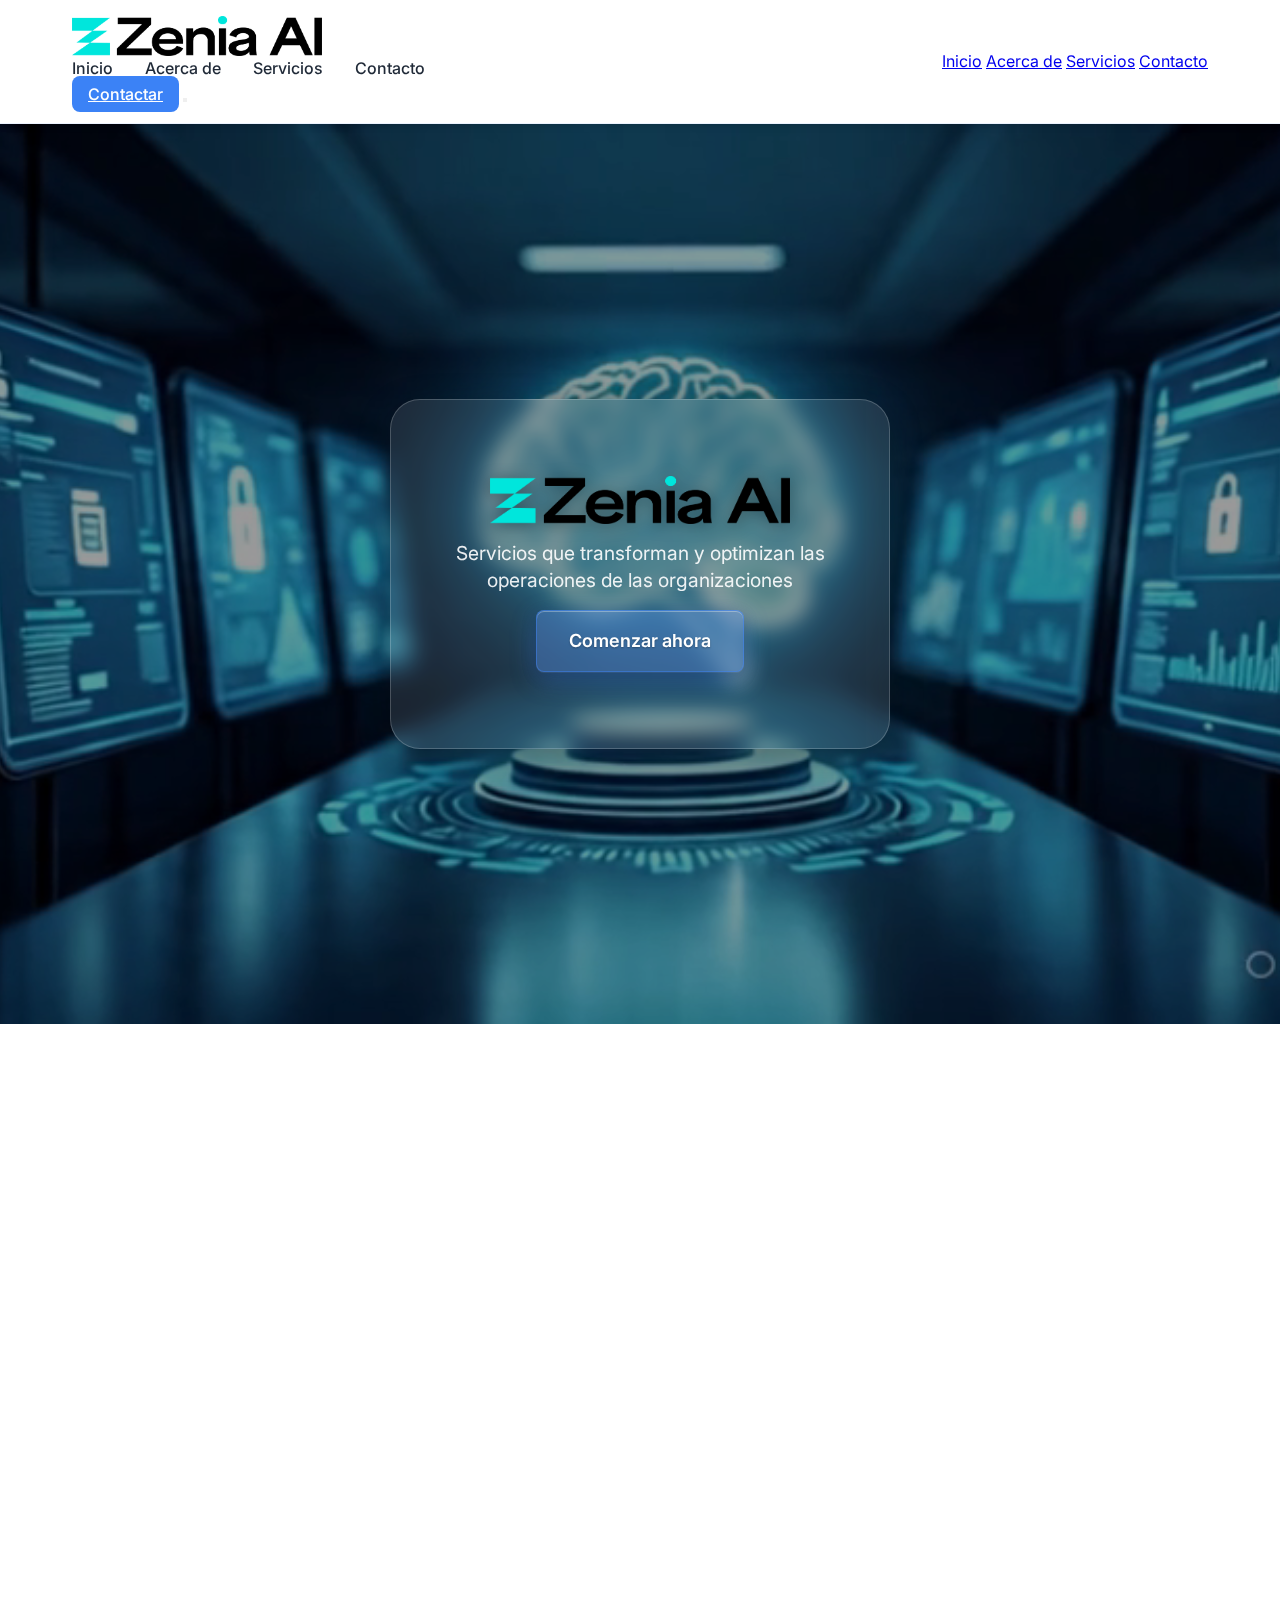
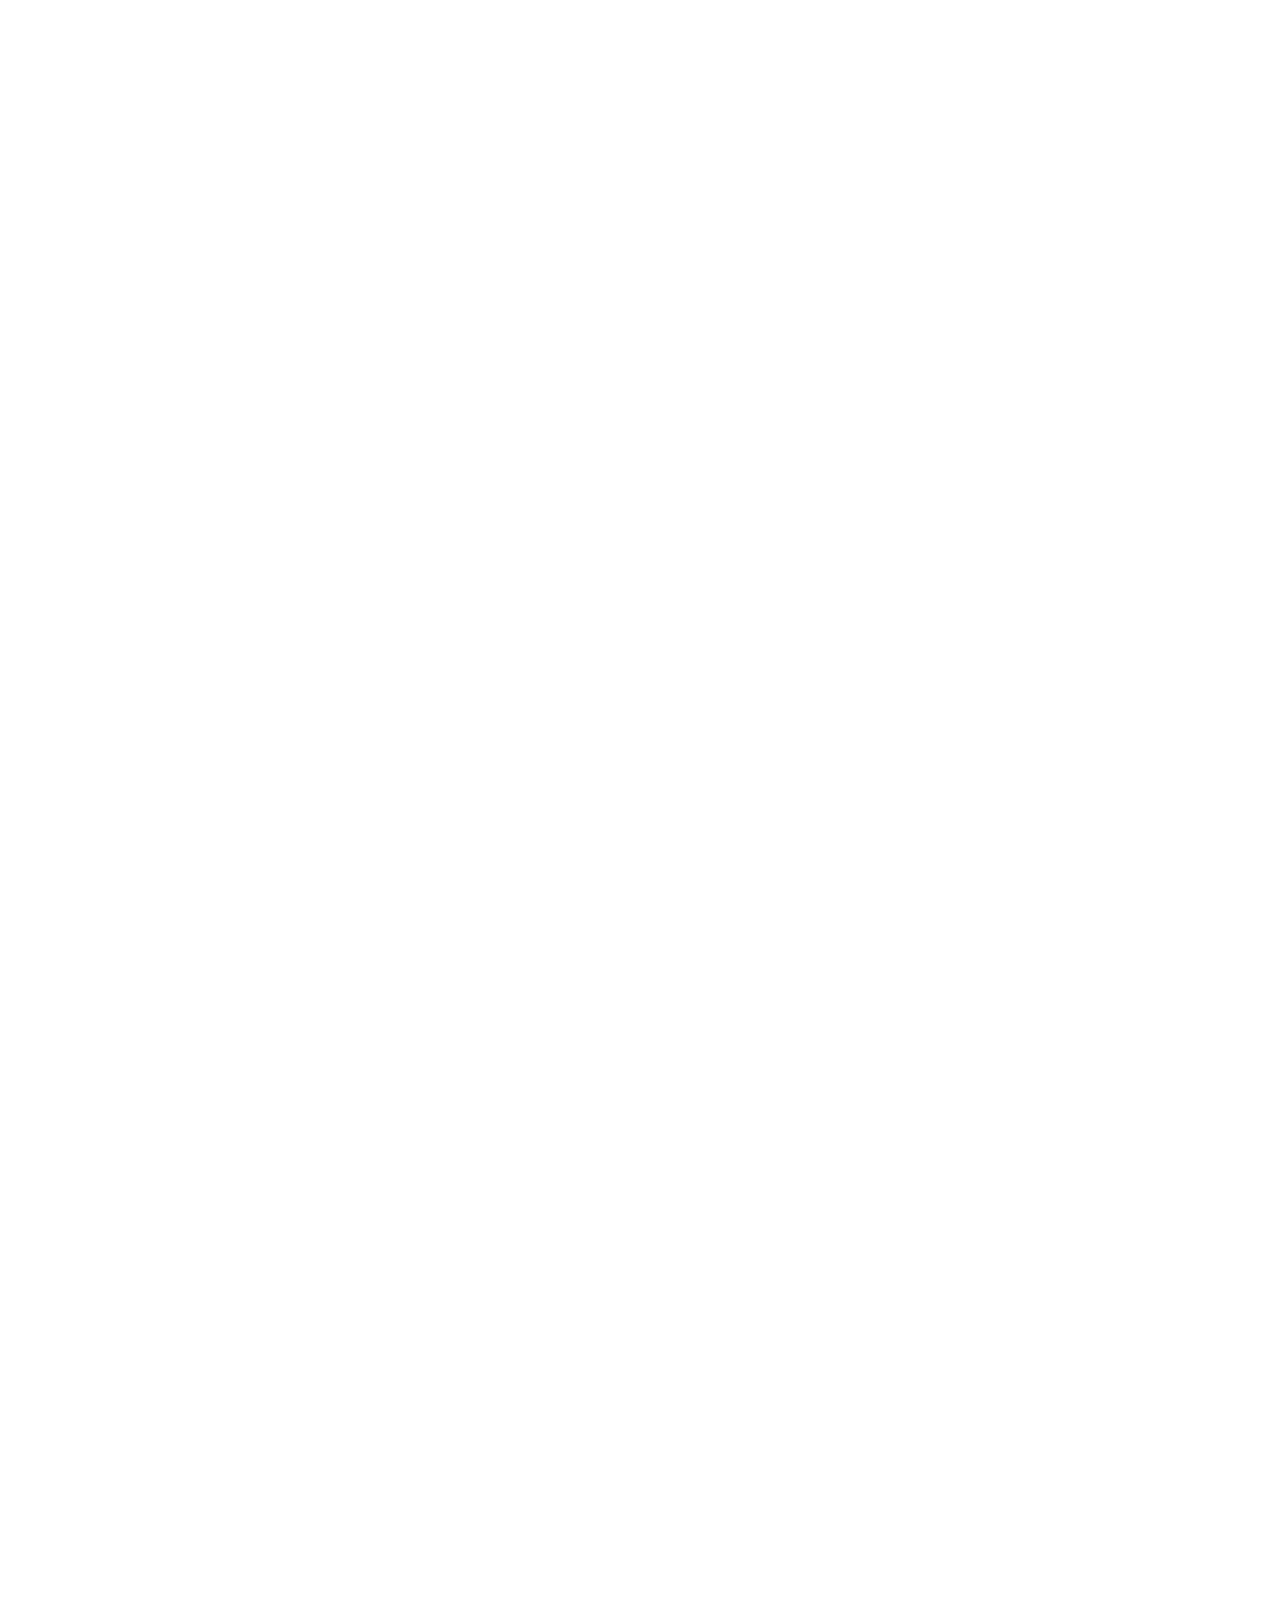
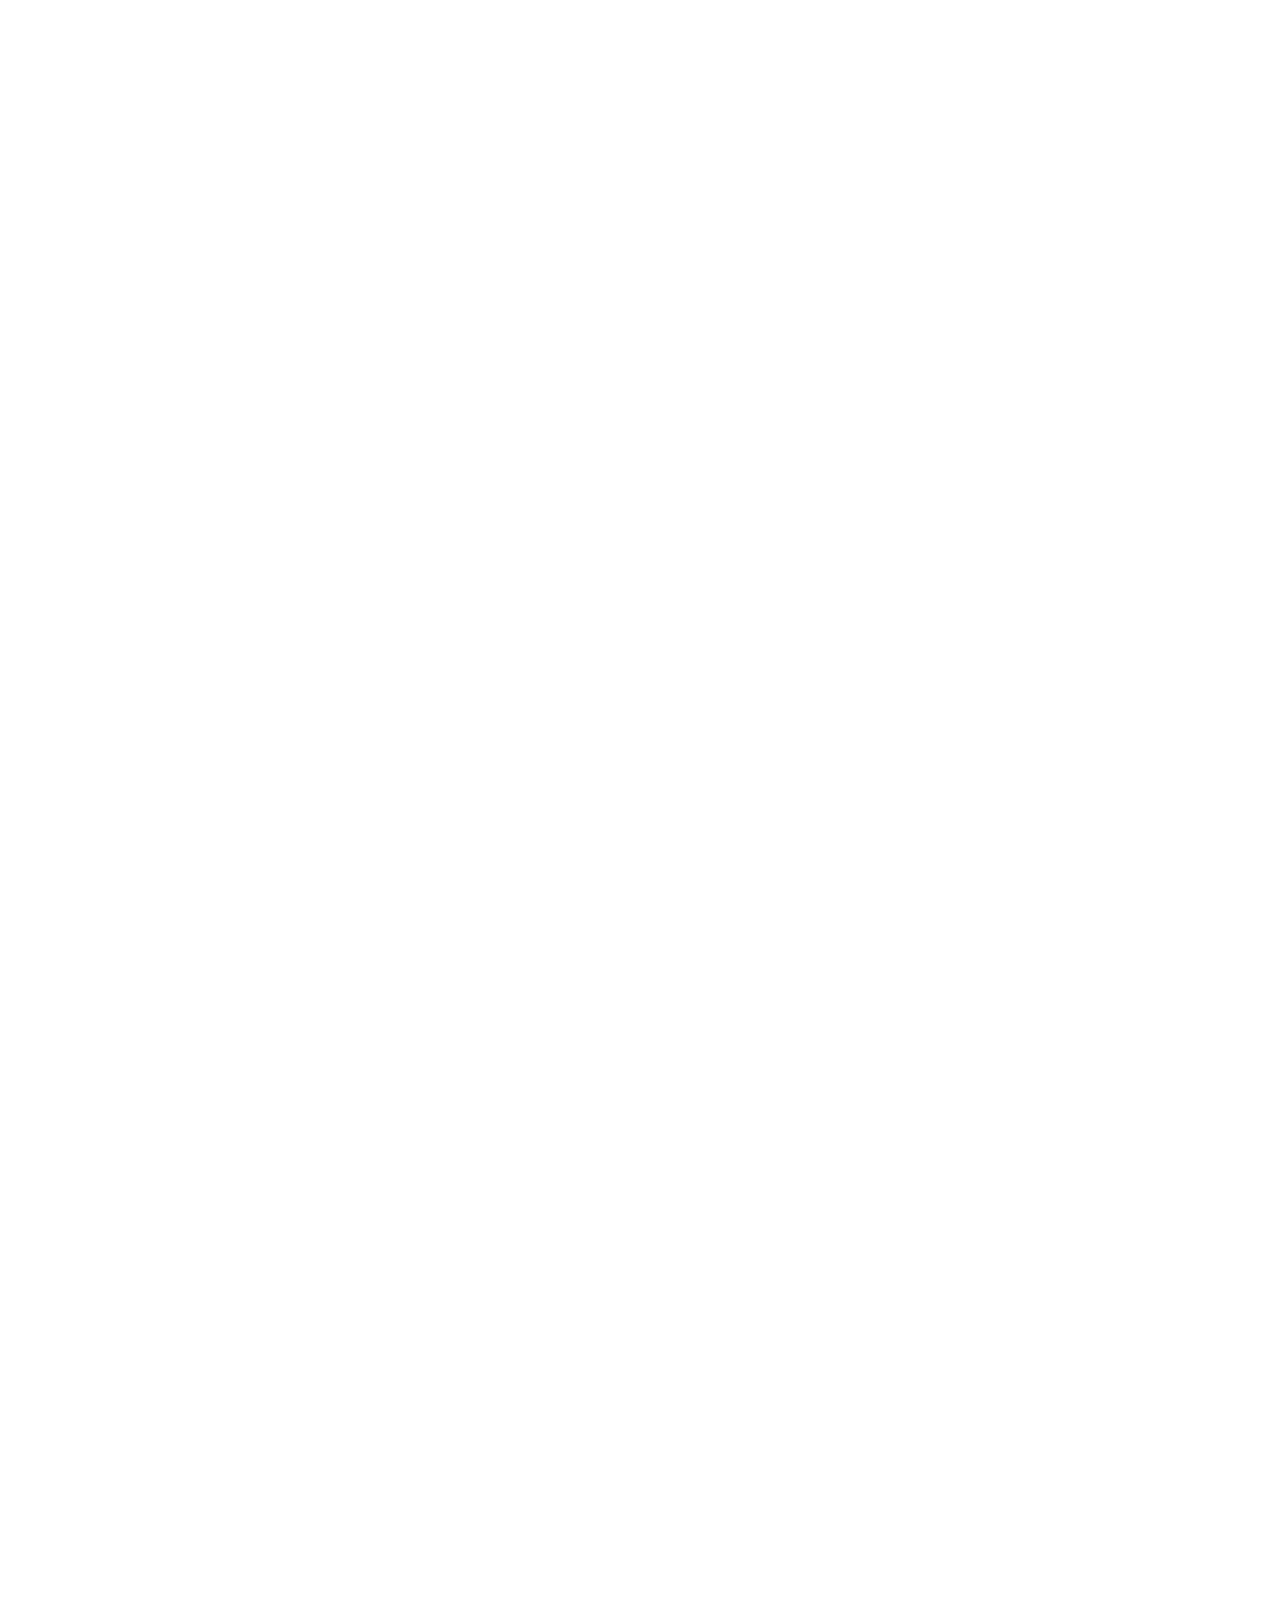
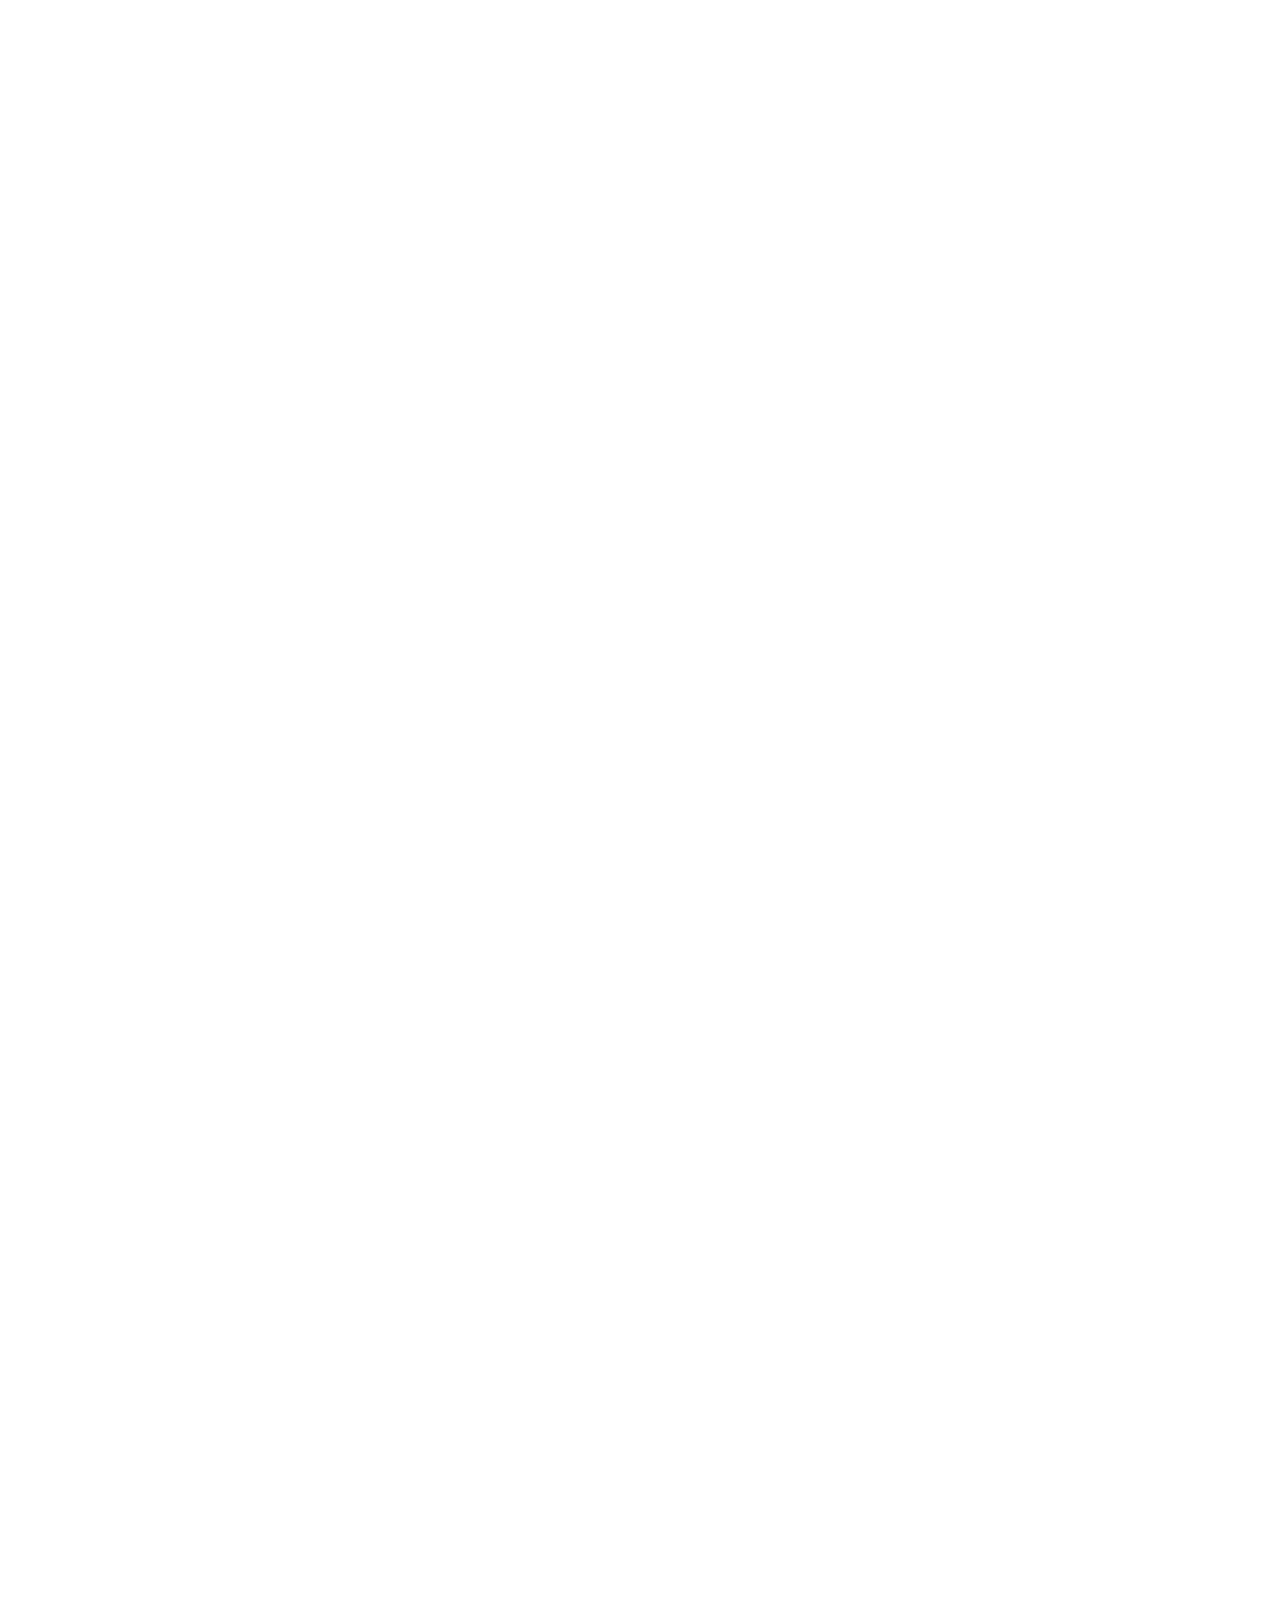
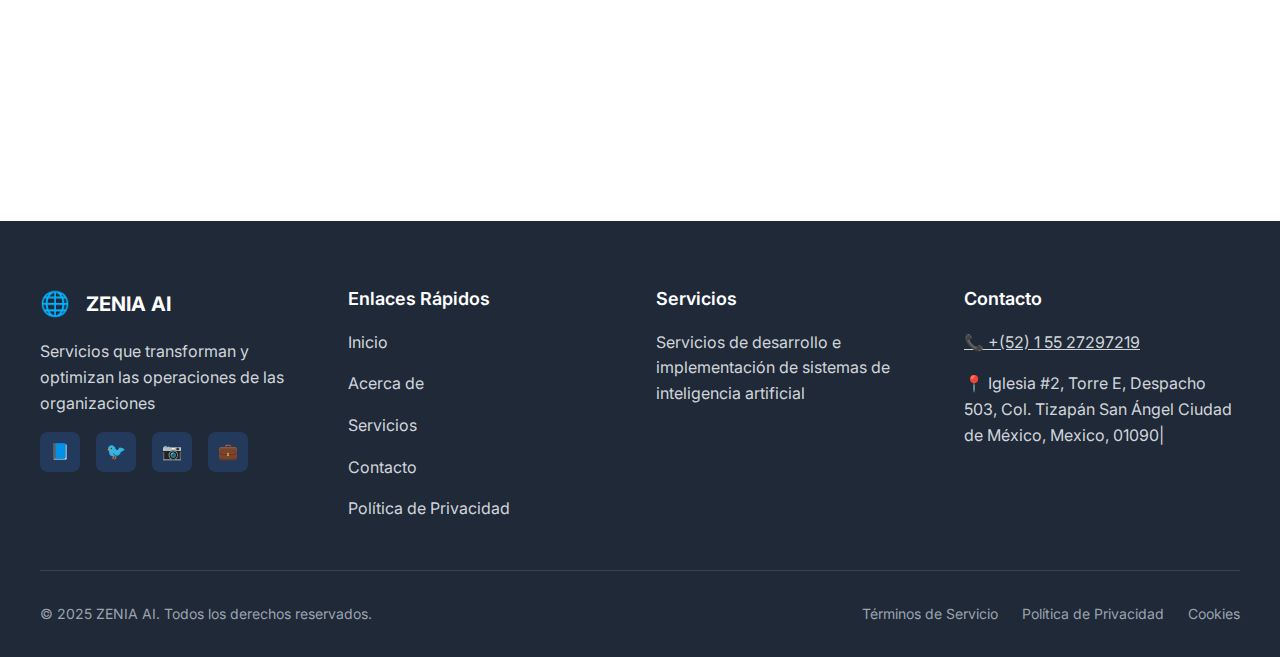
<file: index.html>
<!DOCTYPE html>
<html lang="es">
<head>
    <meta charset="UTF-8">
    <meta name="viewport" content="width=device-width, initial-scale=1.0">
    <title>ZENIA AI - Soluciones de Inteligencia Artificial para el Sector Público y Privado</title>
    <meta name="description" content="Ofrecemos servicios de desarrollo e implementación de sistemas de inteligencia artificial a unidades del sector público y privado, apoyándonos de los últimos avances tecnológicos. Contamos con ingenieros y profesionales del derecho para desarrollar e implementar las soluciones.">
    
    <!-- Open Graph / Facebook -->
    <meta property="og:type" content="website">
    <meta property="og:url" content="https://zeniatech.ai/">
    <meta property="og:title" content="ZENIA AI - Soluciones de Inteligencia Artificial">
    <meta property="og:description" content="Desarrollamos e implementamos sistemas de IA para organizaciones públicas y privadas. Automatización de procesos, revisión masiva de documentos, gestión de contratos y más.">
    <meta property="og:image" content="https://zeniatech.ai/images/logo-meta.jpg">
    <meta property="og:image:width" content="400">
    <meta property="og:image:height" content="400">
    <meta property="og:image:alt" content="ZENIA AI - Soluciones de Inteligencia Artificial">
    <meta property="og:site_name" content="ZENIA AI">
    <meta property="og:locale" content="es_MX">
    
    <!-- Twitter Card -->
    <meta name="twitter:card" content="summary_large_image">
    <meta name="twitter:url" content="https://zeniatech.ai/">
    <meta name="twitter:title" content="ZENIA AI - Soluciones de Inteligencia Artificial">
    <meta name="twitter:description" content="Desarrollamos e implementamos sistemas de IA para organizaciones públicas y privadas. Automatización de procesos, revisión masiva de documentos, gestión de contratos y más.">
    <meta name="twitter:image" content="https://zeniatech.ai/images/logo-meta.jpg">
    <meta name="twitter:image:alt" content="ZENIA AI - Soluciones de Inteligencia Artificial">
    
    <!-- WhatsApp / General Social -->
    <meta property="og:image:type" content="image/logo-meta.jpg">
    <meta name="theme-color" content="#2dc7bb">
    <meta name="msapplication-TileColor" content="#2dc7bb">
    
    <!-- Additional SEO -->
    <meta name="robots" content="index, follow">
    <meta name="author" content="ZENIA AI">
    <meta name="keywords" content="inteligencia artificial, IA, automatización, sector público, sector privado, México, documentos, contratos, seguridad, cumplimiento, ISO 42001, ISO 27001">
    <link rel="canonical" href="https://zeniatech.ai/">
    
    <link rel="icon" type="image/png" href="images/favicon.png">
    
    <link href="https://fonts.googleapis.com/css2?family=Inter:wght@300;400;600;700&display=swap" rel="stylesheet">
    <link rel="stylesheet" href="styles/style.css">
</head>
<body>
    <!-- Header -->
    <header class="header">
        <div class="header__container">
            <div class="header__top-bar">
                <div class="header__brand">
                    <img src="images/logo.png" alt="ZENIA AI Logo" class="header__logo-img">
                    <h1 class="header__title"></h1>
                </div>
                <nav class="header__nav">
                    <a href="#hero" class="header__link">Inicio</a>
                    <a href="#about" class="header__link">Acerca de</a>
                    <a href="#services" class="header__link">Servicios</a>
                    <a href="#contact" class="header__link">Contacto</a>
                </nav>
                <div class="header__actions">
                    <a href="https://wa.me/5215527297219" target="_blank" class="header__cta">Contactar</a>
                    <button class="header__hamburger" aria-label="Toggle navigation menu">
                        <span class="header__hamburger-line"></span>
                        <span class="header__hamburger-line"></span>
                        <span class="header__hamburger-line"></span>
                    </button>
                </div>
            </div>
            
            <!-- Mobile Navigation -->
            <nav class="header__mobile-nav">
                <a href="#hero" class="header__mobile-link">Inicio</a>
                <a href="#about" class="header__mobile-link">Acerca de</a>
                <a href="#services" class="header__mobile-link">Servicios</a>
                <a href="#contact" class="header__mobile-link">Contacto</a>
            </nav>
        </div>
    </header>

    <main class="main">
        
    <!-- Hero Section -->
    <section id="hero" class="hero" >
        <video class="hero__video" autoplay muted playsinline>
            <source src="videos/video-zenia.mp4" type="video/mp4">
            <source src="videos/video-zenia.webm" type="video/webm">
            Your browser does not support the video tag.
        </video>
        <div class="hero__overlay"></div>
        <div class="hero__container">
            <img src="images/logo.png" alt="ZENIA AI" class="hero__logo">
            <p class="hero__subtitle">Servicios que transforman y optimizan las operaciones de las organizaciones</p>
            <div class="hero__actions">
                <a href="#contact" class="hero__button hero__button--primary">Comenzar ahora</a>
            </div>
        </div>
    </section>
        
    <!-- About Section -->
    <section id="about" class="about">
        <div class="about__container">
            <!-- ¿QUIÉNES SOMOS? Section -->
            <div class="about__who">
                <h2 class="about__who-title">¿QUIÉNES SOMOS?</h2>
                <p class="about__who-desc">
                    ZENIA AI surge de la alianza entre Opslink y Santillana Hintze Abogados. Somos un
                    grupo de consultores, abogados e ingenieros, un joint venture entre dos empresas
                    líderes en sus respectivas prácticas, comprometidos en ofrecer las mejores
                    soluciones tecnológicas adaptadas al marco legal vigente y siguiendo las mejores
                    prácticas.
                </p>
                <div class="about__partners">
                    <div class="about__partner-card">
                        <div class="about__partner-logo">
                            <img src="images/opslink_logo.png" alt="Opslink Logo" class="about__partner-img">
                        </div>
                        <p class="about__partner-text">
                            Empresa que provee soluciones innovadoras que optimizan la eficiencia operativa de sus clientes mediante la integración de tecnología
                        </p>
                    </div>
                    <div class="about__partner-card">
                        <div class="about__partner-logo">
                            <img src="images/santillana_logo.png" alt="Santillana Hintze Abogados Logo" class="about__partner-img">
                        </div>
                        <p class="about__partner-text">
                            Despacho de abogados especializado en derecho mexicano que representa a clientes mexicanos e internacionales de diferentes sectores industriales y comerciales.
                        </p>
                    </div>
                </div>
            </div>
            <div class="about__content">
                <h2 class="about__title">Acerca de Nosotros</h2>
                <p class="about__text">Somos una empresa comprometida con la excelencia y la innovación, conformada por consultores, abogados e ingenieros, dedicados en ofrecer las mejores soluciones tecnológicas adaptadas al marco legal vigente y siguiendo las mejores prácticas.</p>
                <div class="about__features">
                    
    <div class="about__feature">
        <div class="about__feature-icon">✓</div>
        <span class="about__feature-text">Experiencia comprobada</span>
    </div>
  
    <div class="about__feature">
        <div class="about__feature-icon">🏆</div>
        <span class="about__feature-text">Calidad garantizada</span>
    </div>
  
    <div class="about__feature">
        <div class="about__feature-icon">👥</div>
        <span class="about__feature-text">Equipo especializado</span>
    </div>
  
    <div class="about__feature">
        <div class="about__feature-icon">🎯</div>
        <span class="about__feature-text">Resultados medibles</span>
    </div>
  
                </div>
                <button class="about__button">Conocer más sobre nosotros</button>
            </div>
           
        </div>
    </section>
        
    <!-- Services Section -->
    <section id="services" class="services">
        <div class="services__container">
            <div class="services__header">
                <h2 class="services__title">Nuestros Servicios</h2>
            </div>

            <!-- Retos de las organizaciones -->
            <div class="services__challenges">
                <h3 class="services__challenges-title">Retos de las organizaciones</h3>
                <div class="services__challenges-grid">
                    <div class="services__challenge">
                        <div class="services__challenge-icon">⏰</div>
                        <span class="services__challenge-text">Tiempos limitados</span>
                    </div>
                    <div class="services__challenge">
                        <div class="services__challenge-icon">📄</div>
                        <span class="services__challenge-text">Volúmenes altos de documentos</span>
                    </div>
                    <div class="services__challenge">
                        <div class="services__challenge-icon">❌</div>
                        <span class="services__challenge-text">Errores humanos</span>
                    </div>
                    <div class="services__challenge">
                        <div class="services__challenge-icon">⚖️</div>
                        <span class="services__challenge-text">Actualización legal continua</span>
                    </div>
                </div>
                <p class="services__challenges-message">Las organizaciones requieren un aliado estratégico para superar estos desafíos.</p>
            </div>

            <!-- Servicios ofrecidos -->
            <div class="services__offered">
                <h3 class="services__offered-title">Servicios Ofrecidos</h3>
                <div class="services__offered-grid">
                    <div class="services__service-card">
                        <div class="services__service-icon">🔄</div>
                        <h4 class="services__service-title">Automatización de procesos</h4>
                    </div>
                    <div class="services__service-card">
                        <div class="services__service-icon">🤖</div>
                        <h4 class="services__service-title">Inteligencia Artificial</h4>
                    </div>
                    <div class="services__service-card">
                        <div class="services__service-icon">📊</div>
                        <h4 class="services__service-title">Revisión masiva de documentos</h4>
                    </div>
                    <div class="services__service-card">
                        <div class="services__service-icon">📋</div>
                        <h4 class="services__service-title">Gestión de contratos</h4>
                    </div>
                    <div class="services__service-card">
                        <div class="services__service-icon">📜</div>
                        <h4 class="services__service-title">Actualización y validación normativa</h4>
                    </div>
                    <div class="services__service-card">
                        <div class="services__service-icon">💬</div>
                        <h4 class="services__service-title">Chatbots / Scrapers</h4>
                    </div>
                    <div class="services__service-card">
                        <div class="services__service-icon">📈</div>
                        <h4 class="services__service-title">Dashboarding</h4>
                    </div>
                    <div class="services__service-card">
                        <div class="services__service-icon">🔒</div>
                        <h4 class="services__service-title">Seguridad en la nube y protección de datos</h4>
                    </div>
                </div>
            </div>

            <!-- Pilares -->
            <div class="services__pillars">
                <h3 class="services__pillars-title">Pilares</h3>
                <div class="services__pillars-grid">
                    <div class="services__pillar services__pillar--flip" data-pillar="funcionalidad">
                        <div class="services__pillar-inner">
                            <div class="services__pillar-front">
                                <div class="services__pillar-icon">⚙️</div>
                                <h4 class="services__pillar-title">Funcionalidad</h4>
                                <ul class="services__pillar-list">
                                    <li>Levantamiento</li>
                                    <li>Casos de uso</li>
                                    <li>Alcance</li>
                                    <li>Tecnología</li>
                                </ul>
                                <button class="services__pillar-button">Ver detalles</button>
                            </div>
                            <div class="services__pillar-back">
                                <div class="services__pillar-icon">⚙️</div>
                                <h4 class="services__pillar-title">Funcionalidad</h4>
                                <ol class="services__pillar-details">
                                    <li>Realizamos un diagnóstico y levantamiento documental para asegurarnos en implementar la solución que requiera la institución</li>
                                    <li>Definimos los casos de uso prioritarios</li>
                                    <li>Definimos el alcance funcional de la solución</li>
                                    <li>Nos aseguramos de contar con la última tecnología para satisfacer las necesidades de la institución</li>
                                </ol>
                                <button class="services__pillar-button">Volver</button>
                                <div class="services__pillar-scroll-indicator" aria-label="Scroll down in card"></div>
                            </div>
                        </div>
                    </div>
                    <div class="services__pillar services__pillar--flip" data-pillar="seguridad">
                        <div class="services__pillar-inner">
                            <div class="services__pillar-front">
                                <div class="services__pillar-icon">🛡️</div>
                                <h4 class="services__pillar-title">Seguridad</h4>
                                <ul class="services__pillar-list">
                                    <li>RBAC</li>
                                    <li>Cifrado</li>
                                    <li>Protección de datos</li>
                                    <li>Validación IA</li>
                                </ul>
                                <button class="services__pillar-button">Ver detalles</button>
                            </div>
                            <div class="services__pillar-back">
                                <div class="services__pillar-icon">🛡️</div>
                                <h4 class="services__pillar-title">Seguridad</h4>
                                <ol class="services__pillar-details">
                                    <li>Control de acceso basado en roles (RBAC)</li>
                                    <li>Cifrado de la información</li>
                                    <li>Protección de datos personales</li>
                                    <li>Prevención contra ataques y accesos no autorizados</li>
                                    <li>Validación y control del modelo de IA</li>
                                </ol>
                                <button class="services__pillar-button">Volver</button>
                                <div class="services__pillar-scroll-indicator" aria-label="Scroll down in card"></div>
                            </div>
                        </div>
                    </div>
                    <div class="services__pillar services__pillar--flip" data-pillar="cumplimiento">
                        <div class="services__pillar-inner">
                            <div class="services__pillar-front">
                                <div class="services__pillar-icon">📋</div>
                                <h4 class="services__pillar-title">Cumplimiento</h4>
                                <ul class="services__pillar-list">
                                    <li>Leyes mexicanas</li>
                                    <li>ISO 42001</li>
                                    <li>ISO 27001</li>
                                </ul>
                                <button class="services__pillar-button">Ver detalles</button>
                            </div>
                            <div class="services__pillar-back">
                                <div class="services__pillar-icon">📋</div>
                                <h4 class="services__pillar-title">Cumplimiento</h4>
                                <div class="services__pillar-details-wrapper">
                                    <div class="services__pillar-section">
                                        <h5 class="services__pillar-section-title">1. Apego a las regulaciones nacionales vigentes como son:</h5>
                                        <ul class="services__pillar-sublist">
                                            <li>Ley General de Protección de Datos Personales en Posesión de Sujetos Obligados</li>
                                            <li>Ley de Transparencia y Acceso a la Información Pública</li>
                                            <li>Ley de Archivos de cada entidad federativa</li>
                                            <li>Ley Federal de Protección a la Propiedad Industrial</li>
                                            <li>Entre otros ordenamientos jurídicos</li>
                                        </ul>
                                    </div>
                                    <div class="services__pillar-section">
                                        <h5 class="services__pillar-section-title">2. Apego a los estándares internacionales como:</h5>
                                        <ul class="services__pillar-sublist">
                                            <li>ISO 42001 de Gestión de Sistemas de IA</li>
                                            <li>ISO 27001 de Sistema de Gestión de Seguridad de la Información</li>
                                        </ul>
                                    </div>
                                </div>
                                <button class="services__pillar-button">Volver</button>
                                <div class="services__pillar-scroll-indicator" aria-label="Scroll down in card"></div>
                            </div>
                        </div>
                    </div>
                </div>
            </div>

            <!-- Proceso de implementación -->
            <div class="services__process">
                <h3 class="services__process-title">Proceso de Implementación</h3>
                <div class="services__process-timeline">
                    <div class="services__process-step">
                        <div class="services__process-number">1</div>
                        <h4 class="services__process-step-title">Diagnóstico</h4>
                    </div>
                    <div class="services__process-step">
                        <div class="services__process-number">2</div>
                        <h4 class="services__process-step-title">Casos de uso</h4>
                    </div>
                    <div class="services__process-step">
                        <div class="services__process-number">3</div>
                        <h4 class="services__process-step-title">Diseño e integración</h4>
                    </div>
                    <div class="services__process-step">
                        <div class="services__process-number">4</div>
                        <h4 class="services__process-step-title">Pruebas piloto</h4>
                    </div>
                    <div class="services__process-step">
                        <div class="services__process-number">5</div>
                        <h4 class="services__process-step-title">Capacitación</h4>
                    </div>
                    <div class="services__process-step">
                        <div class="services__process-number">6</div>
                        <h4 class="services__process-step-title">Lanzamiento y monitoreo</h4>
                    </div>
                </div>
            </div>

            <!-- Beneficios -->
            <div class="services__benefits">
                <h3 class="services__benefits-title">Beneficios</h3>
                <div class="services__benefits-grid">
                    <div class="services__benefit">
                        <div class="services__benefit-icon">⏱️</div>
                        <span class="services__benefit-text">Ahorro de tiempo</span>
                    </div>
                    <div class="services__benefit">
                        <div class="services__benefit-icon">💡</div>
                        <span class="services__benefit-text">Optimización de recursos</span>
                    </div>
                    <div class="services__benefit">
                        <div class="services__benefit-icon">📈</div>
                        <span class="services__benefit-text">Mayor eficiencia operativa</span>
                    </div>
                    <div class="services__benefit">
                        <div class="services__benefit-icon">🚀</div>
                        <span class="services__benefit-text">Más productividad</span>
                    </div>
                </div>
            </div>
        </div>
    </section>
        
    <!-- Contact Section -->
    <section id="contact" class="contact">
        <div class="contact__container">
            <!-- Contact Visual Element - Above title -->
            <div class="contact__visual">
                <div class="contact__image">
                    <div class="contact__image-content">
                        <img src="images/logo.png" alt="ZENIA AI Logo" class="contact__logo-img">
                        <p class="contact__image-text">Conectamos contigo para transformar tu organización</p>
                    </div>
                </div>
            </div>
            
            <div class="contact__header">
                <h2 class="contact__title">Contáctanos</h2>
                <p class="contact__subtitle">Estamos aquí para ayudarte. Ponte en contacto con nosotros.</p>
            </div>
            <div class="contact__content">
                <div class="contact__info">
                    <h3 class="contact__info-title">Información de Contacto</h3>
                    <div class="contact__info-items">
                        
                        
                        <div class="contact__info-item">
                            <div class="contact__info-icon">�</div>
                            <div class="contact__info-text">
                                <p class="contact__info-label">Teléfono</p>
                                <a href="https://wa.me/5215527297219" target="_blank" class="contact__info-value">+(52) 55 27297219</a>
                            </div>
                        </div>
                        
                        <div class="contact__info-item">
                            <div class="contact__info-icon">📍</div>
                            <div class="contact__info-text">
                                <p class="contact__info-label">Dirección</p>
                                <p class="contact__info-value">Iglesia #2, Torre E, Despacho 503, Col. Tizapán San Ángel Ciudad de México, Mexico, 01090|</p>
                            </div>
                        </div>
                        <div class="contact__info-item">
                            <div class="contact__info-icon">�</div>
                            <div class="contact__info-text">
                                <p class="contact__info-label">Horario de Atención</p>
                                <p class="contact__info-value">Lun - Vie: 9:00 AM - 6:00 PM</p>
                            </div>
                        </div>
                    </div>
                </div>
                <div class="contact__form-container">
                    <h3 class="contact__form-title">Envíanos un Mensaje</h3>
                    <form name="contact" method="POST" netlify netlify-honeypot="bot-field" action="/thank-you.html" class="contact__form">
                        <p style="display: none;">
                            <label>Don't fill this out if you're human: <input name="bot-field" /></label>
                        </p>
                        <div class="contact__form-row">
                            <div class="contact__form-group">
                                <label class="contact__form-label" for="nombre">Nombre</label>
                                <input type="text" id="nombre" name="nombre" class="contact__form-input" placeholder="Tu nombre" required>
                            </div>
                            <div class="contact__form-group">
                                <label class="contact__form-label" for="email">Email</label>
                                <input type="email" id="email" name="email" class="contact__form-input" placeholder="tu@email.com" required>
                            </div>
                        </div>
                        <div class="contact__form-group">
                            <label class="contact__form-label" for="asunto">Asunto</label>
                            <input type="text" id="asunto" name="asunto" class="contact__form-input" placeholder="¿En qué podemos ayudarte?">
                        </div>
                        <div class="contact__form-group">
                            <label class="contact__form-label" for="mensaje">Mensaje</label>
                            <textarea id="mensaje" name="mensaje" class="contact__form-textarea" rows="5" placeholder="Escribe tu mensaje aquí..." required></textarea>
                        </div>
                        <button type="submit" class="contact__form-button">
                            <span>Enviar Mensaje</span>
                        </button>
                    </form>
                </div>
            </div>
        </div>
    </section>
    </main>

    
    <!-- Footer -->
    <footer class="footer">
        <div class="footer__container">
            <div class="footer__content">
                <div class="footer__section">
                    <div class="footer__brand">
                        <div class="footer__logo">🌐</div>
                        <h3 class="footer__brand-name">ZENIA AI</h3>
                    </div>
                    <p class="footer__description">Servicios que transforman y optimizan las operaciones de las organizaciones</p>
                    <div class="footer__social">
                        <a href="#" class="footer__social-link">📘</a>
                        <a href="#" class="footer__social-link">🐦</a>
                        <a href="#" class="footer__social-link">📷</a>
                        <a href="#" class="footer__social-link">💼</a>
                    </div>
                </div>
                <div class="footer__section">
                    <h4 class="footer__section-title">Enlaces Rápidos</h4>
                    <div class="footer__links">
                        <a href="#hero" class="footer__link">Inicio</a>
                        <a href="#about" class="footer__link">Acerca de</a>
                        <a href="#services" class="footer__link">Servicios</a>
                        <a href="#contact" class="footer__link">Contacto</a>
                        <a href="#" class="footer__link">Política de Privacidad</a>
                    </div>
                </div>
                <div class="footer__section">
                    <h4 class="footer__section-title">Servicios</h4>
                    <div class="footer__links">
                        <a href="#" class="footer__link">Servicios de desarrollo e implementación de sistemas de inteligencia artificial</a>
                        
                    </div>
                </div>
                <div class="footer__section">
                    <h4 class="footer__section-title">Contacto</h4>
                    <div class="footer__contact">
                        
                        <a href="https://wa.me/5215527297219" target="_blank" class="footer__contact-item">📞 +(52) 1 55 27297219</a>
                        <div class="footer__contact-item">📍 Iglesia #2, Torre E, Despacho 503, Col. Tizapán San Ángel Ciudad de México, Mexico, 01090|</div>
                    </div>
                </div>
            </div>
            <div class="footer__bottom">
                <p class="footer__copyright">© 2025 ZENIA AI. Todos los derechos reservados.</p>
                <div class="footer__legal">
                    <a href="#" class="footer__legal-link">Términos de Servicio</a>
                    <a href="#" class="footer__legal-link">Política de Privacidad</a>
                    <a href="#" class="footer__legal-link">Cookies</a>
                </div>
            </div>
        </div>
    </footer>

    <!-- Scroll Down Indicator -->
    <div class="scroll-indicator" aria-label="Scroll down for more content"></div>

    <script src="scripts/main.js"></script>
</body>
</html>
</file>
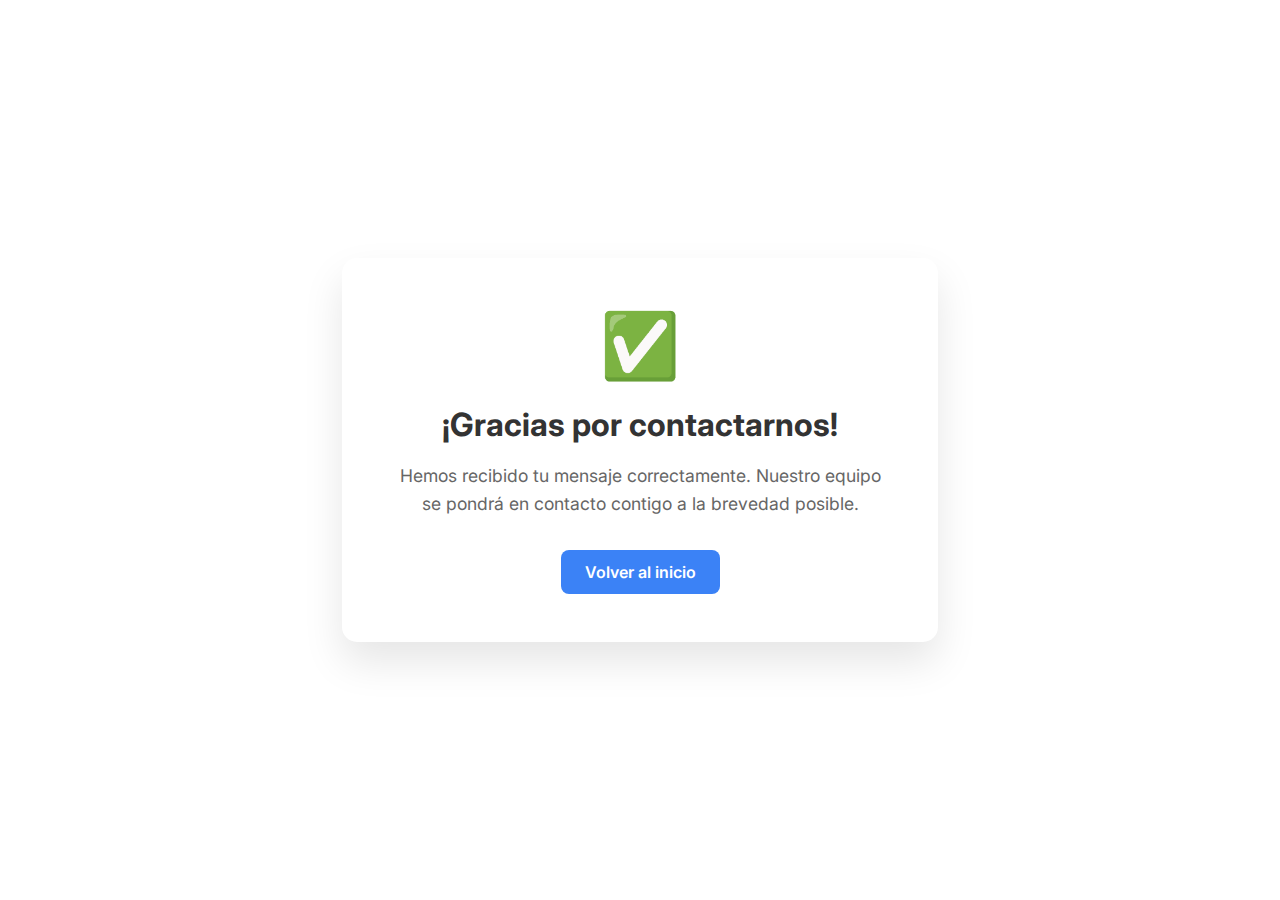
<file: thank-you.html>
<!DOCTYPE html>
<html lang="es">
<head>
    <meta charset="UTF-8">
    <meta name="viewport" content="width=device-width, initial-scale=1.0">
    <title>Gracias - ZENIA AI</title>
    <link rel="icon" type="image/png" href="images/favicon.png">
    <link href="https://fonts.googleapis.com/css2?family=Inter:wght@300;400;600;700&display=swap" rel="stylesheet">
    <style>
        body {
            font-family: 'Inter', sans-serif;
            margin: 0;
            padding: 0;
            background: linear-gradient(135deg, #ffffff 0%, #ffffff 100%);
            min-height: 100vh;
            display: flex;
            align-items: center;
            justify-content: center;
        }
        .thank-you-container {
            background: white;
            padding: 3rem;
            border-radius: 15px;
            box-shadow: 0 20px 40px rgba(0,0,0,0.1);
            text-align: center;
            max-width: 500px;
            margin: 2rem;
        }
        .thank-you-icon {
            font-size: 4rem;
            margin-bottom: 1rem;
        }
        .thank-you-title {
            font-size: 2rem;
            font-weight: 700;
            color: #333;
            margin-bottom: 1rem;
        }
        .thank-you-message {
            font-size: 1.1rem;
            color: #666;
            margin-bottom: 2rem;
            line-height: 1.6;
        }
        .thank-you-button {
            background: #3B82F6;
            color: white;
            padding: 12px 24px;
            border: none;
            border-radius: 8px;
            font-size: 1rem;
            font-weight: 600;
            text-decoration: none;
            display: inline-block;
            transition: all 0.3s ease;
        }
        .thank-you-button:hover {
            background: #2563EB;
            transform: translateY(-2px);
        }
    </style>
</head>
<body>
    <div class="thank-you-container">
        <div class="thank-you-icon">✅</div>
        <h1 class="thank-you-title">¡Gracias por contactarnos!</h1>
        <p class="thank-you-message">
            Hemos recibido tu mensaje correctamente. Nuestro equipo se pondrá en contacto contigo a la brevedad posible.
        </p>
        <a href="index.html" class="thank-you-button">Volver al inicio</a>
    </div>
</body>
</html>
</file>
<file: styles/style.css>
/* Main CSS file with BEM methodology */
/* Imports for each block */
@import url('./blocks/reset.css');
@import url('./blocks/variables.css');
@import url('./blocks/header.css');
@import url('./blocks/hero.css');
@import url('./blocks/services.css');
@import url('./blocks/about.css');
@import url('./blocks/contact.css');
@import url('./blocks/footer.css');
@import url('./blocks/responsive.css');
@import url('./blocks/utilities.css');

/* Main layout styles */
.main {
    min-height: calc(100vh - 80px);
}

/* Smooth scrolling */
html {
    scroll-behavior: smooth;
}

/* Focus styles for accessibility */
*:focus {
    outline: 2px solid var(--primary-color);
    outline-offset: 2px;
}

/* Print styles */
@media print {
    .header,
    .footer {
        display: none;
    }
}
</file>
